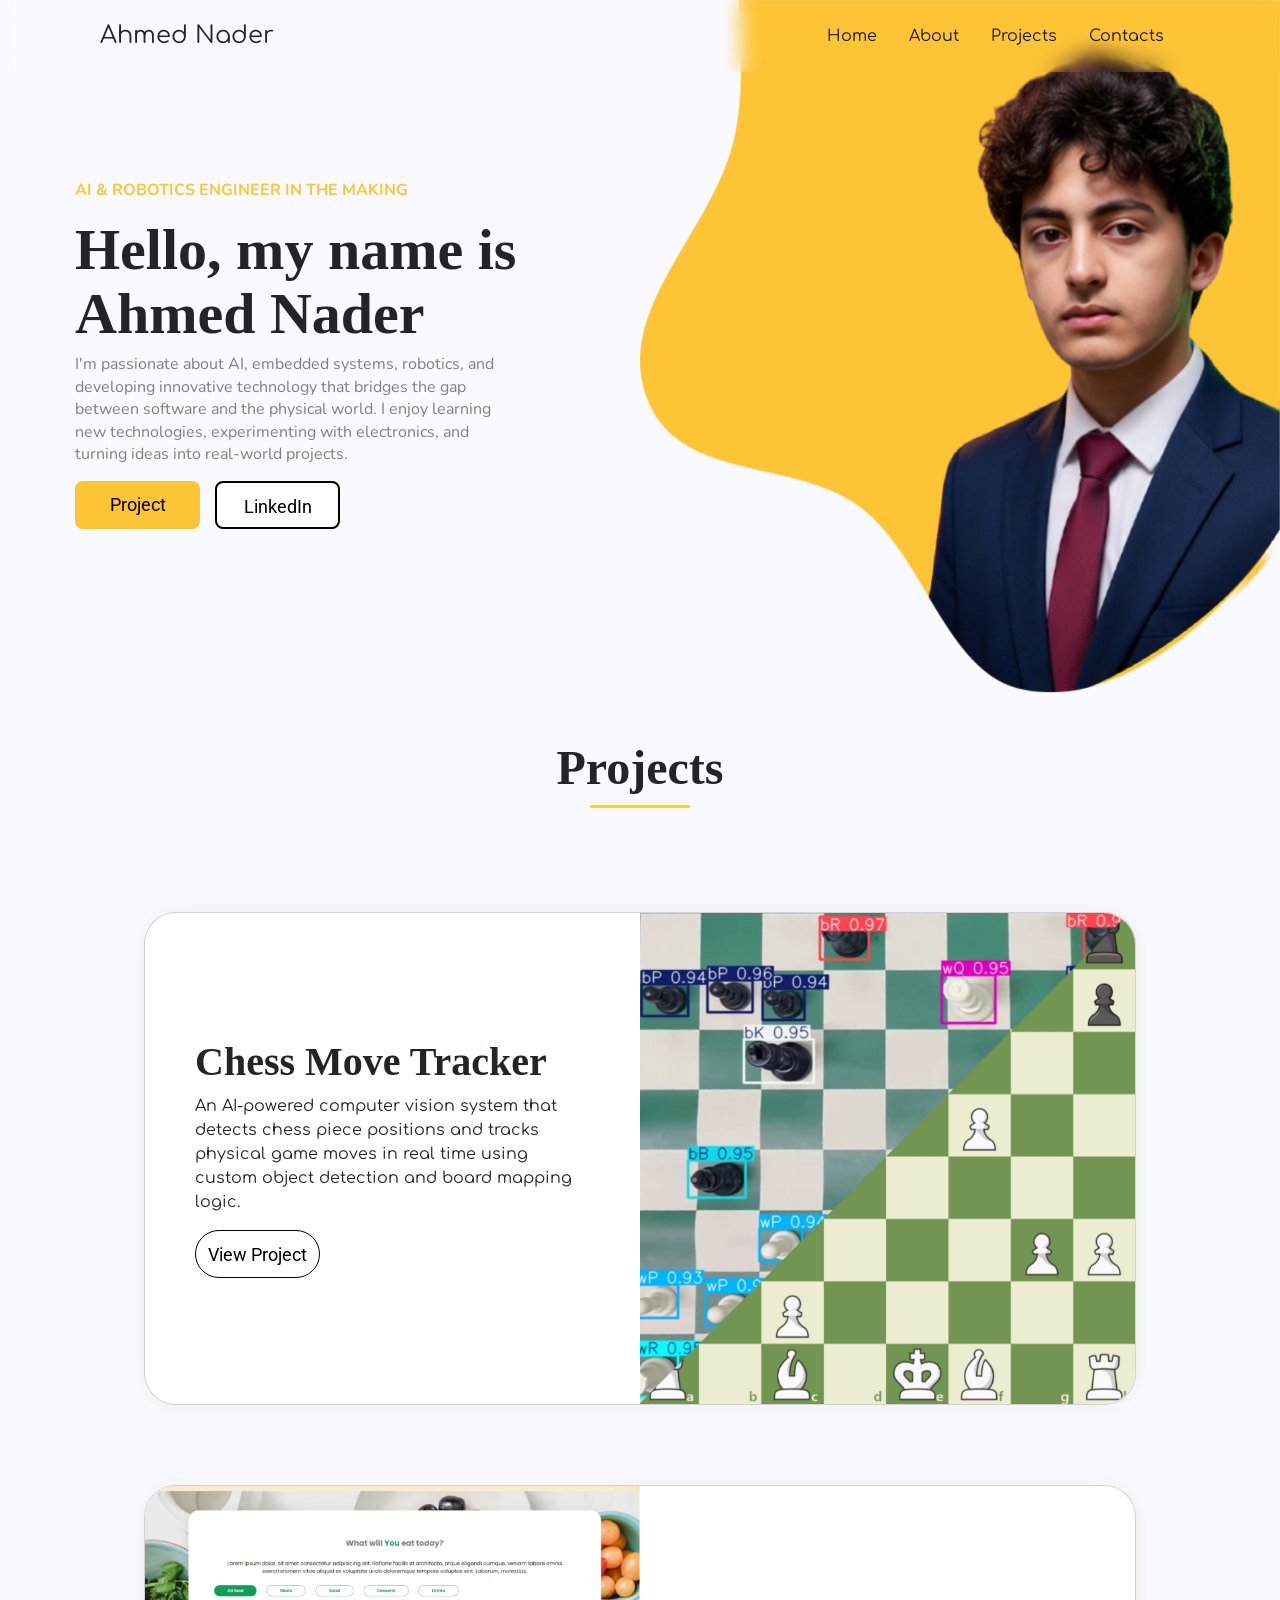
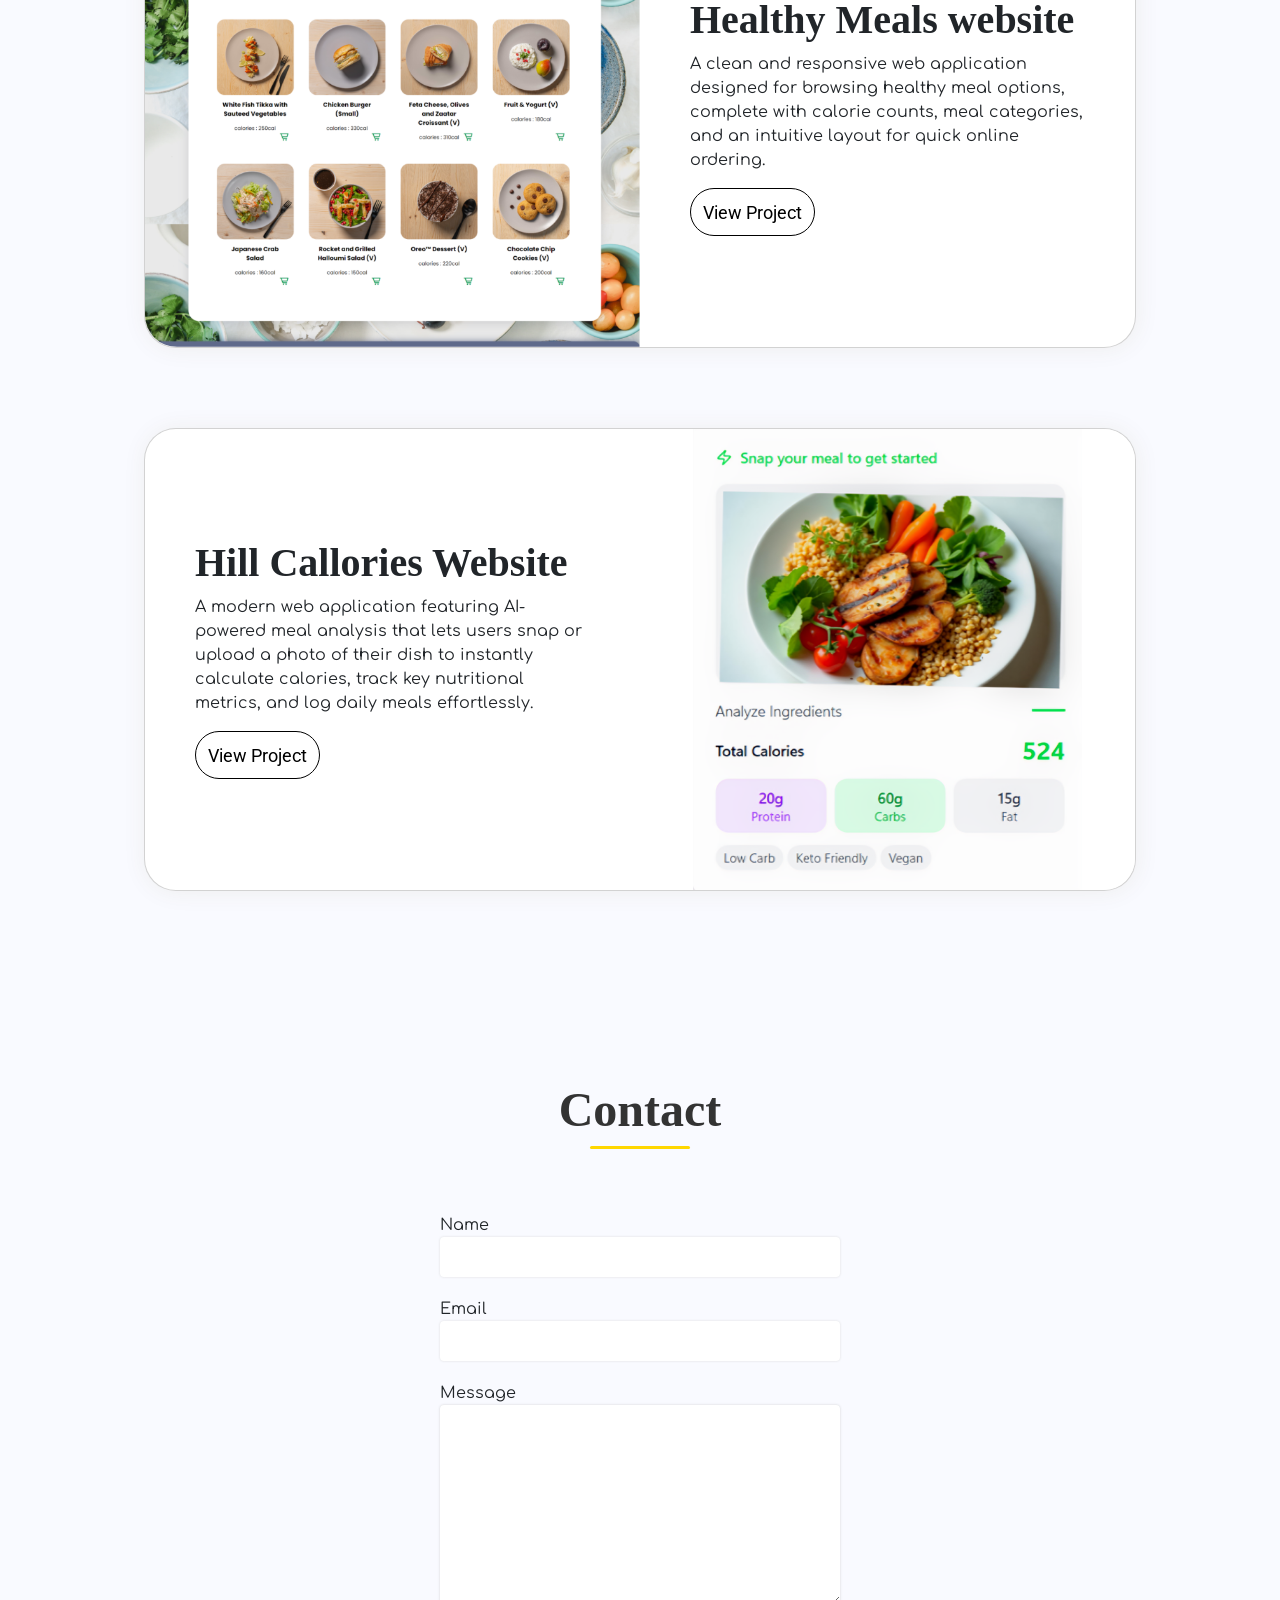
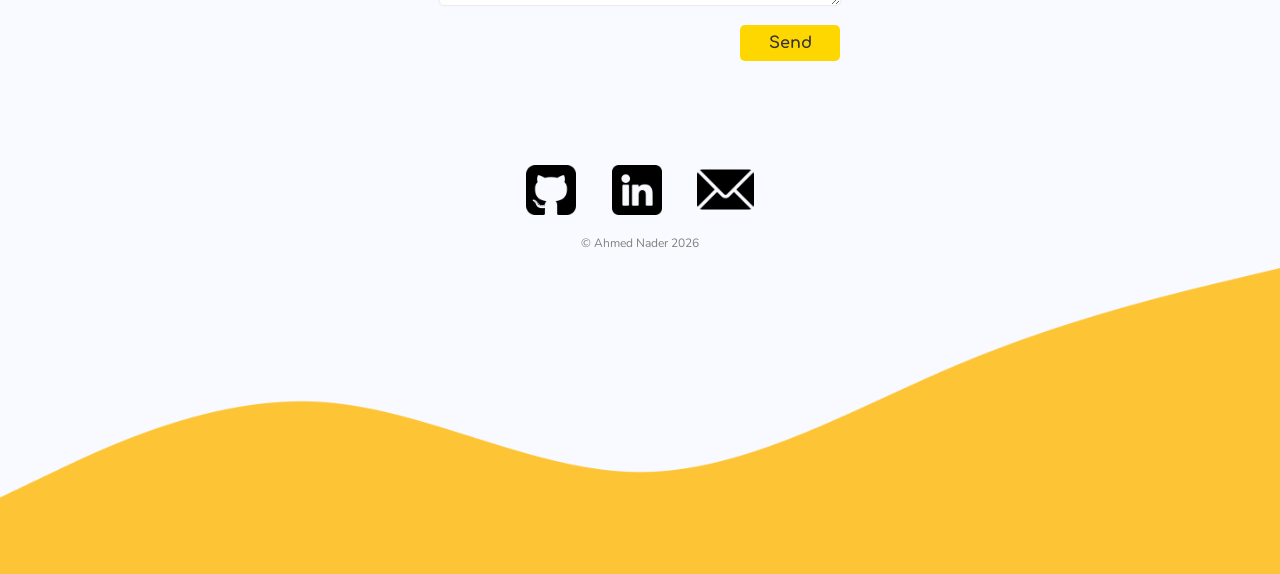
<file: homepage/index.html>
<!DOCTYPE html>

<html lang="en">
    <head>
        <link href="https://cdn.jsdelivr.net/npm/bootstrap@5.0.2/dist/css/bootstrap.min.css" rel="stylesheet" integrity="sha384-EVSTQN3/azprG1Anm3QDgpJLIm9Nao0Yz1ztcQTwFspd3yD65VohhpuuCOmLASjC" crossorigin="anonymous">
        <script src="https://cdn.jsdelivr.net/npm/bootstrap@5.0.2/dist/js/bootstrap.bundle.min.js" integrity="sha384-MrcW6ZMFYlzcLA8Nl+NtUVF0sA7MsXsP1UyJoMp4YLEuNSfAP+JcXn/tWtIaxVXM" crossorigin="anonymous"></script>
        <link href="styles.css" rel="stylesheet">
        <link rel="preconnect" href="https://fonts.googleapis.com">
        <link rel="preconnect" href="https://fonts.gstatic.com" crossorigin>
        <link href="https://fonts.googleapis.com/css2?family=Comfortaa:wght@300..700&display=swap" rel="stylesheet">
        <link href="https://fonts.googleapis.com/css2?family=Nunito:ital,wght@0,200..1000;1,200..1000&family=Roboto:ital,wght@0,100..900;1,100..900&display=swap" rel="stylesheet">
        <title>Ahmed Nader</title>
        <link rel="icon" type="image/x-icon" href="imgs/favicon.png">
    </head>
    <body>
        <main>

            <div class="container">
                <header class="d-flex flex-wrap justify-content py-3 mb-4 navbar-expand-lg fixed-top" >
                    <a href="#" class="d-flex align-items-center  text-dark text-decoration-none">
                        <span class="fs-4">Ahmed Nader</span>
                    </a>

                    <ul class="nav nav-pills">
                        <li class="nav-item"><a href="#" class="nav-link" aria-current="page">Home</a></li>
                        <li class="nav-item"><a href="about.html" class="nav-link">About</a></li>
                        <li class="nav-item"><a href="#project" class="nav-link">Projects</a></li>
                        <li class="nav-item"><a href="contact.html" class="nav-link">Contacts</a></li>
                    </ul>
                </header>
            </div>
            <div class="hero">
                <div class="hero-text">
                    <p class= "tx">AI & Robotics Engineer in the Making </p>
                    <h1>Hello,  my name is <span class="highlight">Ahmed Nader</span></h1>
                    <p class="paragraph">I'm passionate about AI, embedded systems, robotics, and developing innovative technology that bridges the gap between software and the physical world.
                        I enjoy learning new technologies, experimenting with electronics, and turning ideas into real-world projects.
                    </p>
                    <div class="btns">
                        <a href="project.html" class="btn btn-primary btn-lg but1" role="button">Project</a>
                        <a href="https://www.linkedin.com/in/ahmed-nader-4a1653325" target="_blank" class="btn btn-outline but2" role="button">LinkedIn</a>
                    </div>
                </div>
                <div class="hero-image">
                    <img id="hp_img" src="imgs/image1 (5).png" alt="My Image">
                </div>
            </div>
            <div id="project">
                <h1>Projects</h1>
                <div class="line"></div>
                <div class="card">
                    <div class="project_txt">
                        <h2>Chess Move Tracker</h2>
                        <p>An AI-powered computer vision system that detects chess piece positions and tracks physical game moves in real time using custom object detection and board mapping logic.</p>
                        <div class="p_btns">
                            <a href="https://github.com/Ahmed-Nader64/Computer-Vision-Chess-Move-Tracker-v0" target="_blank" class="btn btn-outline but2" role="button">View Project</a>
                        </div>
                    </div>
                    <div class="p-img">
                        <img class="img_right" src="imgs/Pixel.png">
                    </div>
                </div>

                <div class="card">
                    <div class="p-img">
                        <img class="img_left" src="imgs/p2.png">
                    </div>
                    <div class="project_txt">
                        <h2>Healthy Meals website</h2>
                        <p>A clean and responsive web application designed for browsing healthy meal options, complete with calorie counts, meal categories, and an intuitive layout for quick online ordering.</p>
                        <div class="p_btns">
                            <a href="https://github.com/Ahmed-Nader64/KC-FinalProject" target="_blank" class="btn btn-outline but2" role="button">View Project</a>
                        </div>
                    </div>
                </div>

                <div class="card">
                    <div class="project_txt">
                        <h2>Hill Callories Website</h2>
                        <p>A modern web application featuring AI-powered meal analysis that lets users snap or upload a photo of their dish to instantly calculate calories, track key nutritional metrics, and log daily meals effortlessly.</p>
                        <div class="p_btns">
                            <a href=https://github.com/Ahmed-Nader64/Hill-Callories-app-2.1" target="_blank" class="btn btn-outline but2" role="button">View Project</a>
                                                                                                                                                       </div>
                                                                                                                                                       </div>
                                                                                                                                                       <div class="p-img">
                                                                     <img class="img_right" src="imgs/p3.png">
                                                                                               </div>
                                                                                               </div>
                                                                                               </div>
                                                                                               </main>
                                                                                               <div class='contact'>
                                                                                               <h1>Contact</h1>
                                                                                               <div class="line"></div>
                                                            <form action="https://formspree.io/f/mbgrrzvg" method="POST">
                                                                                                       <label for="name">Name</label>
                                                                <input type="text" id="name" name="name" required>

                                                                                       <label for="email">Email</label>
                                                                 <input type="email" id="email" name="email" required>

                                                                                          <label for="message">Message</label>
                                                                   <textarea id="message" name="message" required></textarea>

                                                                                    <button type="submit">Send</button>

                                                                    </form>
                                                                    </div>

                                                                    <footer>
                                                                    <div class="links">
                                                             <div class="gbox">
                                                                <a href="https://github.com/Ahmed-Nader64"><img src="imgs/github-sign.png"></a>
                                                                                                                             <a class="github_color" href="https://github.com/Ahmed-Nader64"><img src="imgs/github-sign (1).png"></a>
                                                                                                                                                      </div>
                                                                                                                                                      <div class="lbox">
                                                                <a href="https://www.linkedin.com/in/ahmed-nader-4a1653325"><img src="imgs/linkedin.png"></a>
                                                                                                                                           <a class="linkedin_color" href="https://www.linkedin.com/in/ahmed-nader-4a1653325"><img src="imgs/linkedin (1).png"></a>
                                                                                                                                                                      </div>
                                                                                                                                                                      <div class="ebox">
                                                                <a href="https://www.linkedin.com/in/ahmed-nader-4a1653325"><img src="imgs/email (1).png"></a>
                                                                                                                                            <a class="email_color" href="https://www.linkedin.com/in/ahmed-nader-4a1653325"><img src="imgs/email.png"></a>
                                                                                                                                                            </div>
                                                                                                                                                            <!-- <img src=""> -->
                                                                   </div>
                                                                   <div class="copy">
                                                            <p>&copy; Ahmed Nader 2026</p>
                                                            </div>
                                                            </footer>
                                                            <img class="vector" src="imgs/Vector.png">

                                                                                <script src="main.js"></script>
                                                            </body>
                                                            </html>
</file>
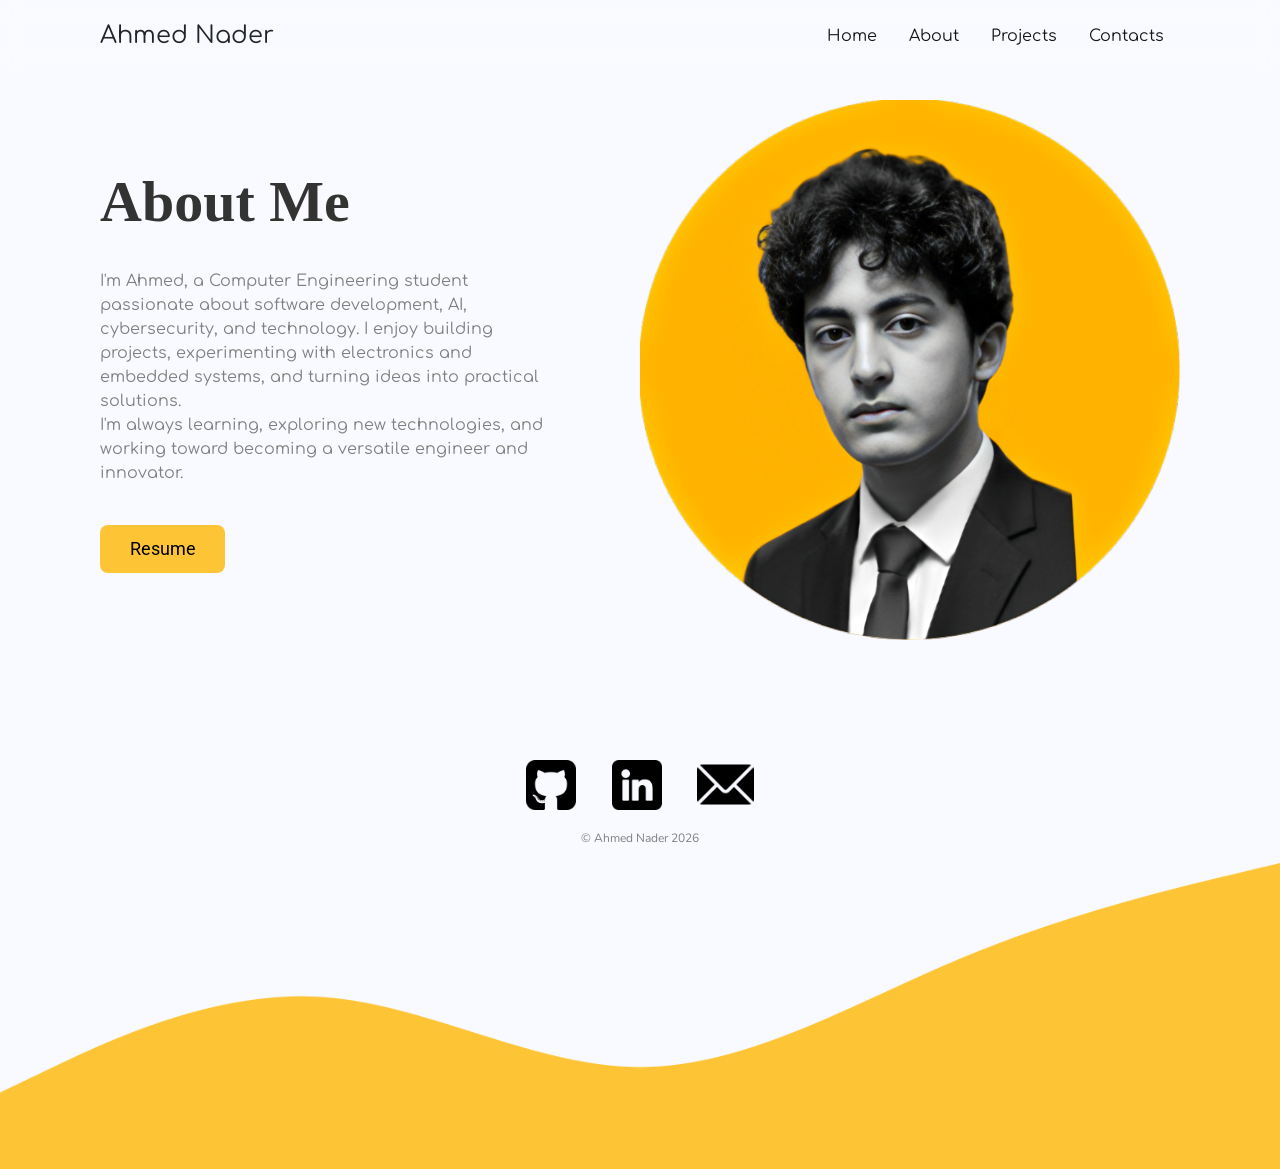
<file: homepage/about.html>
<!DOCTYPE html>

<html lang="en">
    <head>
        <link href="https://cdn.jsdelivr.net/npm/bootstrap@5.0.2/dist/css/bootstrap.min.css" rel="stylesheet" integrity="sha384-EVSTQN3/azprG1Anm3QDgpJLIm9Nao0Yz1ztcQTwFspd3yD65VohhpuuCOmLASjC" crossorigin="anonymous">
        <script src="https://cdn.jsdelivr.net/npm/bootstrap@5.0.2/dist/js/bootstrap.bundle.min.js" integrity="sha384-MrcW6ZMFYlzcLA8Nl+NtUVF0sA7MsXsP1UyJoMp4YLEuNSfAP+JcXn/tWtIaxVXM" crossorigin="anonymous"></script>
        <link href="styles.css" rel="stylesheet">
        <link rel="preconnect" href="https://fonts.googleapis.com">
        <link rel="preconnect" href="https://fonts.gstatic.com" crossorigin>
        <link href="https://fonts.googleapis.com/css2?family=Comfortaa:wght@300..700&display=swap" rel="stylesheet">
        <link href="https://fonts.googleapis.com/css2?family=Nunito:ital,wght@0,200..1000;1,200..1000&family=Roboto:ital,wght@0,100..900;1,100..900&display=swap" rel="stylesheet">
        <title>Ahmed Nader</title>
    </head>
    <body>
        <div class="container">
            <header class="d-flex flex-wrap justify-content py-3 mb-4 navbar-expand-lg fixed-top" >
                <a href="index.html" class="d-flex align-items-center  text-dark text-decoration-none">
                    <span class="fs-4">Ahmed Nader</span>
                </a>

                <ul class="nav nav-pills">
                    <li class="nav-item"><a href="index.html" class="nav-link" aria-current="page">Home</a></li>
                    <li class="nav-item"><a href="about.html" class="nav-link">About</a></li>
                    <li class="nav-item"><a href="project.html" class="nav-link">Projects</a></li>
                    <li class="nav-item"><a href="contact.html" class="nav-link">Contacts</a></li>
                </ul>
            </header>
        </div>
        <div class="about">
            <div class="txt">
                <h1>About Me</h1>
                <p>I'm Ahmed, a Computer Engineering student passionate about software development, AI, cybersecurity, and technology. I enjoy building projects, experimenting with electronics and embedded systems, and turning ideas into practical solutions.<br>I'm always learning, exploring new technologies, and working toward becoming a versatile engineer and innovator.</p>
                <a target="__blank" href="res/resume.pdf">Resume</a>
            </div>
            <div class="imgs">
                <img src="imgs/image(4).png">
            </div>
        </div>

        <footer>
            <div class="links">
                <div class="gbox">
                    <a href="https://github.com/Ahmed-Nader64"><img src="imgs/github-sign.png"></a>
                    <a class="github_color" href="https://github.com/Ahmed-Nader64"><img src="imgs/github-sign (1).png"></a>
                </div>
                <div class="lbox">
                    <a href="https://www.linkedin.com/in/ahmed-nader-4a1653325"><img src="imgs/linkedin.png"></a>
                    <a class="linkedin_color" href="https://www.linkedin.com/in/ahmed-nader-4a1653325"><img src="imgs/linkedin (1).png"></a>
                </div>
                <div class="ebox">
                    <a href="https://www.linkedin.com/in/ahmed-nader-4a1653325"><img src="imgs/email (1).png"></a>
                    <a class="email_color" href="https://www.linkedin.com/in/ahmed-nader-4a1653325"><img src="imgs/email.png"></a>
                </div>
                    <!-- <img src=""> -->
            </div>
            <div class="copy">
                <p>&copy; Ahmed Nader 2026</p>
            </div>
        </footer>
        <img class="vector" src="imgs/Vector.png">

        <script src="main.js"></script>
    </body>
</html>
</file>
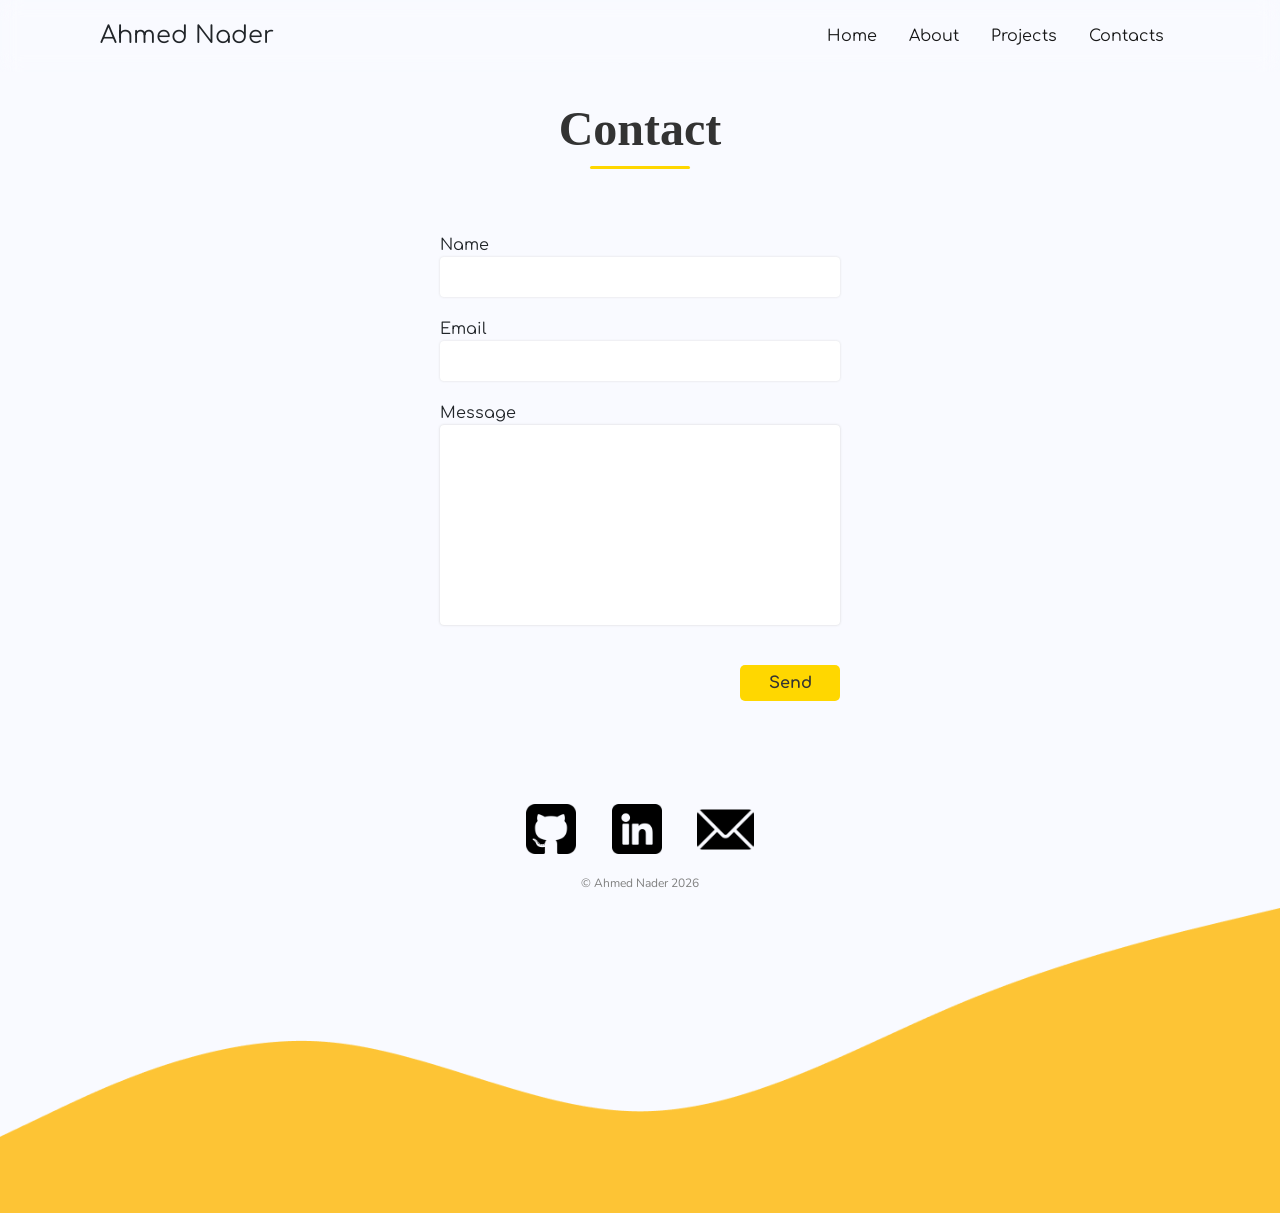
<file: homepage/contact.html>
<!DOCTYPE html>

<html lang="en">
    <head>
        <link href="https://cdn.jsdelivr.net/npm/bootstrap@5.0.2/dist/css/bootstrap.min.css" rel="stylesheet" integrity="sha384-EVSTQN3/azprG1Anm3QDgpJLIm9Nao0Yz1ztcQTwFspd3yD65VohhpuuCOmLASjC" crossorigin="anonymous">
        <script src="https://cdn.jsdelivr.net/npm/bootstrap@5.0.2/dist/js/bootstrap.bundle.min.js" integrity="sha384-MrcW6ZMFYlzcLA8Nl+NtUVF0sA7MsXsP1UyJoMp4YLEuNSfAP+JcXn/tWtIaxVXM" crossorigin="anonymous"></script>
        <link href="styles.css" rel="stylesheet">
        <link rel="preconnect" href="https://fonts.googleapis.com">
        <link rel="preconnect" href="https://fonts.gstatic.com" crossorigin>
        <link href="https://fonts.googleapis.com/css2?family=Comfortaa:wght@300..700&display=swap" rel="stylesheet">
        <link href="https://fonts.googleapis.com/css2?family=Nunito:ital,wght@0,200..1000;1,200..1000&family=Roboto:ital,wght@0,100..900;1,100..900&display=swap" rel="stylesheet">
        <title>Ahmed Nader</title>
    </head>
    <body>
        <header class="d-flex flex-wrap justify-content py-3 mb-4 navbar-expand-lg fixed-top" >
            <a href="index.html" class="d-flex align-items-center  text-dark text-decoration-none">
                <span class="fs-4">Ahmed Nader</span>
            </a>

            <ul class="nav nav-pills">
                <li class="nav-item"><a href="index.html" class="nav-link" aria-current="page">Home</a></li>
                <li class="nav-item"><a href="about.html" class="nav-link">About</a></li>
                <li class="nav-item"><a href="project.html" class="nav-link">Projects</a></li>
                <li class="nav-item"><a href="contact.html" class="nav-link">Contacts</a></li>
            </ul>
        </header>
        <div class='contact'>
            <h1>Contact</h1>
            <div class="line"></div>
            <form action="https://formspree.io/f/mbgrrzvg" method="POST">
                <label for="name">Name</label>
                <input type="text" id="name" name="name" required>

                <label for="email">Email</label>
                <input type="email" id="email" name="email" required>

                <label for="message">Message</label>
                <input id= "message" type="text" name="message" required></textarea>

            <button type="submit">Send</button>

        </form>
    </div>

    <footer>
        <div class="links">
            <div class="gbox">
                <a href="https://github.com/Ahmed-Nader64"><img src="imgs/github-sign.png"></a>
                <a class="github_color" href="https://github.com/Ahmed-Nader64"><img src="imgs/github-sign (1).png"></a>
            </div>
            <div class="lbox">
                <a href="https://www.linkedin.com/in/ahmed-nader-4a1653325"><img src="imgs/linkedin.png"></a>
                <a class="linkedin_color" href="https://www.linkedin.com/in/ahmed-nader-4a1653325"><img src="imgs/linkedin (1).png"></a>
            </div>
            <div class="ebox">
                <a href="https://www.linkedin.com/in/ahmed-nader-4a1653325"><img src="imgs/email (1).png"></a>
                <a class="email_color" href="https://www.linkedin.com/in/ahmed-nader-4a1653325"><img src="imgs/email.png"></a>
            </div>
                    <!-- <img src=""> -->
        </div>
        <div class="copy">
            <p>&copy; Ahmed Nader 2026</p>
        </div>
    </footer>
    <img class="vector" src="imgs/Vector.png">

    <script src="main.js"></script>
</body>
</html>
</file>
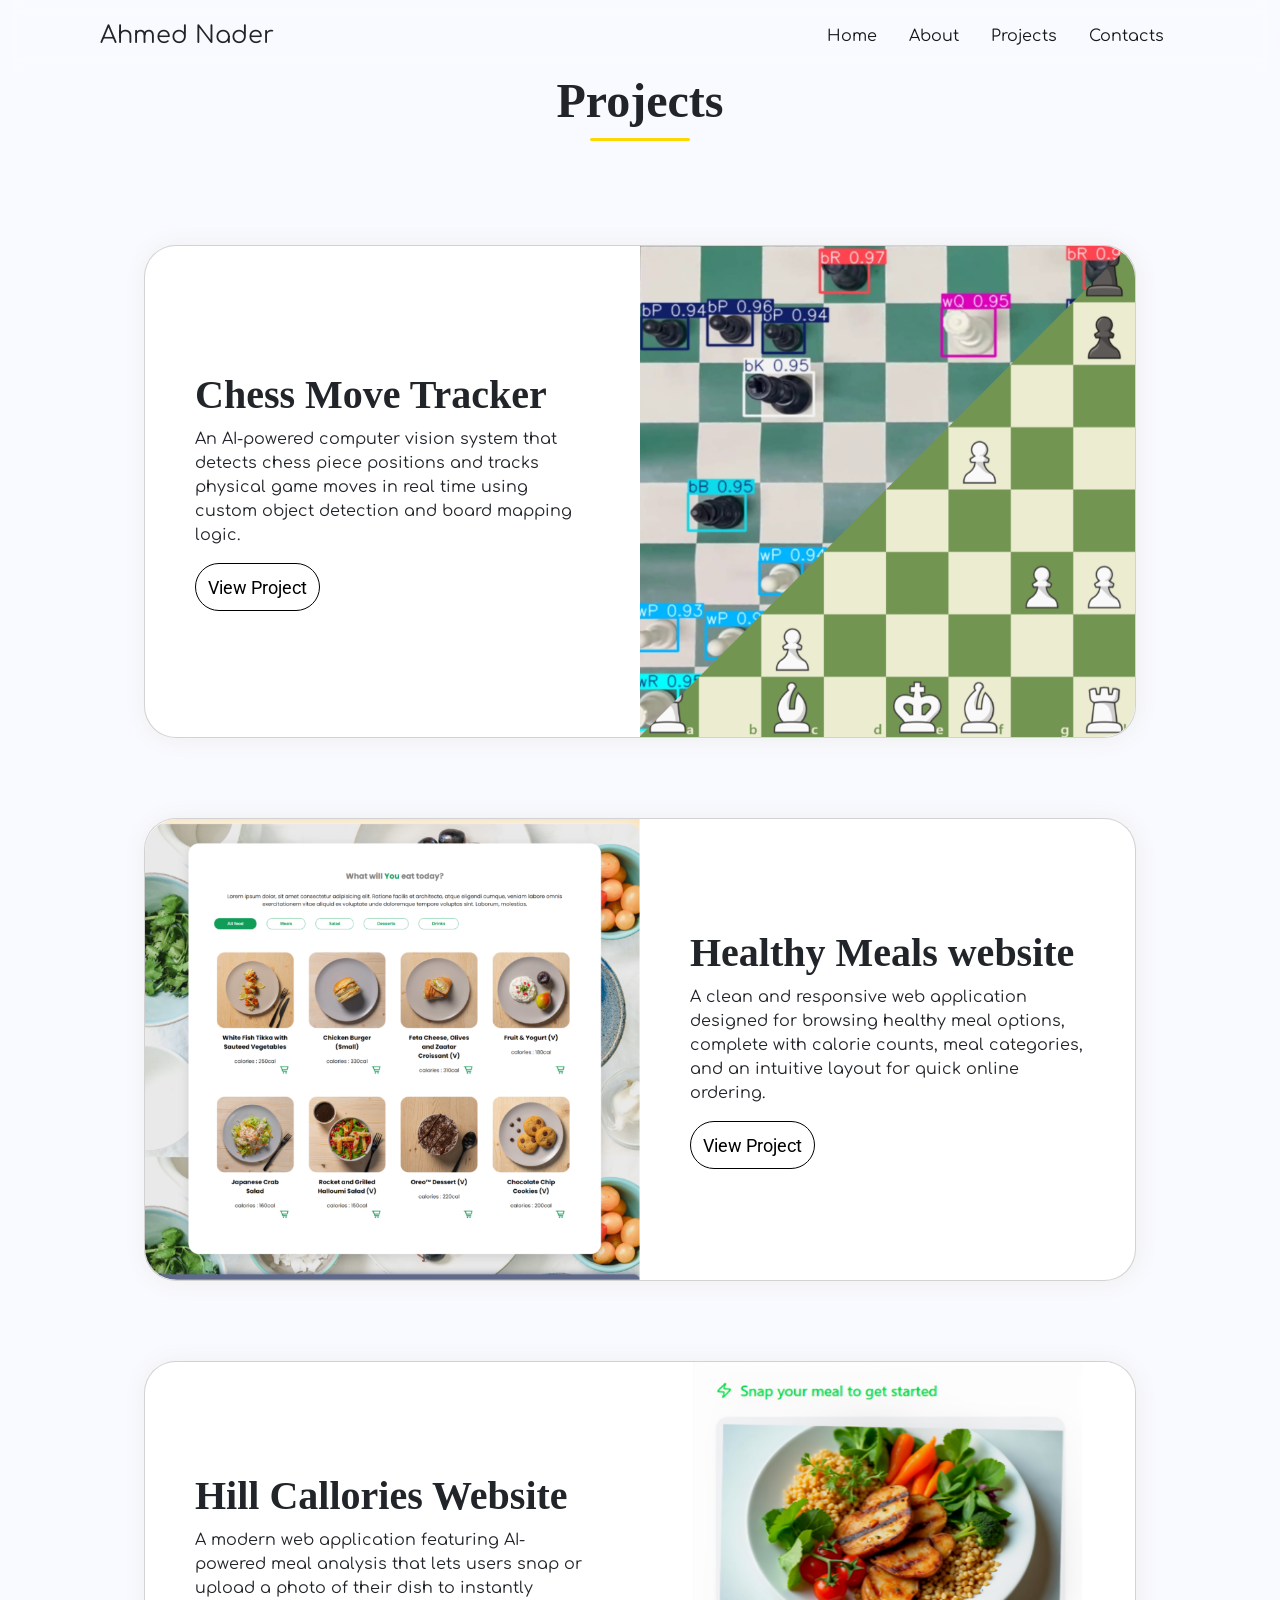
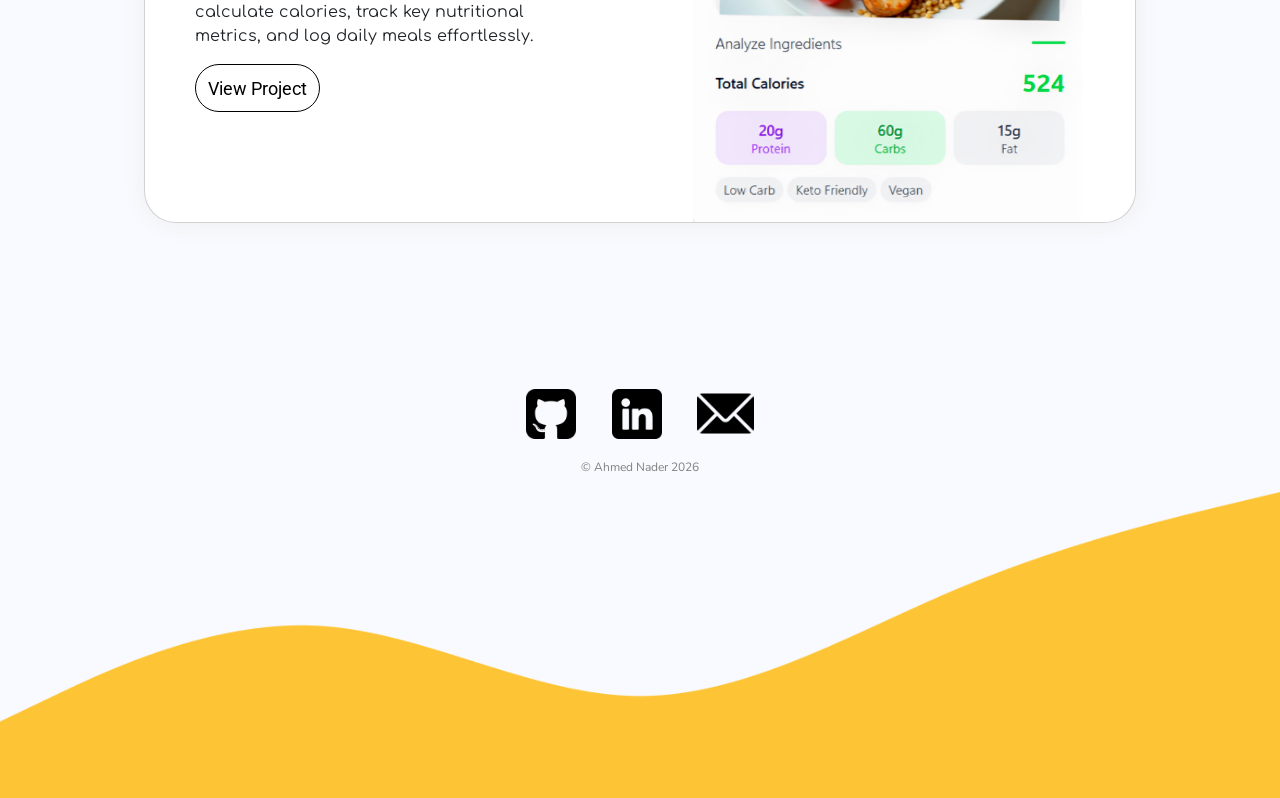
<file: homepage/project.html>
<!DOCTYPE html>

<html lang="en">
    <head>
        <link href="https://cdn.jsdelivr.net/npm/bootstrap@5.0.2/dist/css/bootstrap.min.css" rel="stylesheet" integrity="sha384-EVSTQN3/azprG1Anm3QDgpJLIm9Nao0Yz1ztcQTwFspd3yD65VohhpuuCOmLASjC" crossorigin="anonymous">
        <script src="https://cdn.jsdelivr.net/npm/bootstrap@5.0.2/dist/js/bootstrap.bundle.min.js" integrity="sha384-MrcW6ZMFYlzcLA8Nl+NtUVF0sA7MsXsP1UyJoMp4YLEuNSfAP+JcXn/tWtIaxVXM" crossorigin="anonymous"></script>
        <link href="styles.css" rel="stylesheet">
        <link rel="preconnect" href="https://fonts.googleapis.com">
        <link rel="preconnect" href="https://fonts.gstatic.com" crossorigin>
        <link href="https://fonts.googleapis.com/css2?family=Comfortaa:wght@300..700&display=swap" rel="stylesheet">
        <link href="https://fonts.googleapis.com/css2?family=Nunito:ital,wght@0,200..1000;1,200..1000&family=Roboto:ital,wght@0,100..900;1,100..900&display=swap" rel="stylesheet">
        <title>Ahmed Nader</title>
    </head>
    <body>
        <header class="d-flex flex-wrap justify-content py-3 mb-4 navbar-expand-lg fixed-top" >
            <a href="index.html" class="d-flex align-items-center  text-dark text-decoration-none">
                <span class="fs-4">Ahmed Nader</span>
            </a>

            <ul class="nav nav-pills">
                <li class="nav-item"><a href="index.html" class="nav-link" aria-current="page">Home</a></li>
                <li class="nav-item"><a href="about.html" class="nav-link">About</a></li>
                <li class="nav-item"><a href="project.html" class="nav-link">Projects</a></li>
                <li class="nav-item"><a href="contact.html" class="nav-link">Contacts</a></li>
            </ul>
        </header>
        <div class="project_containter">
            <div id="project">
                <h1>Projects</h1>
                <div class="line"></div>
                <div class="card">
                    <div class="project_txt">
                        <h2>Chess Move Tracker</h2>
                        <p>An AI-powered computer vision system that detects chess piece positions and tracks physical game moves in real time using custom object detection and board mapping logic.</p>
                        <div class="p_btns">
                            <a href="https://github.com/Ahmed-Nader64/Computer-Vision-Chess-Move-Tracker-v0" target="_blank" class="btn btn-outline but2" role="button">View Project</a>
                        </div>
                    </div>
                    <div class="p-img">
                        <img class="img_right" src="imgs/Pixel.png">
                    </div>
                </div>

                <div class="card">
                    <div class="p-img">
                        <img class="img_left" src="imgs/p2.png">
                    </div>
                    <div class="project_txt">
                        <h2>Healthy Meals website</h2>
                        <p>A clean and responsive web application designed for browsing healthy meal options, complete with calorie counts, meal categories, and an intuitive layout for quick online ordering.</p>
                        <div class="p_btns">
                            <a href="https://github.com/Ahmed-Nader64/KC-FinalProject" target="_blank" class="btn btn-outline but2" role="button">View Project</a>
                        </div>
                    </div>
                </div>

                <div class="card">
                    <div class="project_txt">
                        <h2>Hill Callories Website</h2>
                        <p>A modern web application featuring AI-powered meal analysis that lets users snap or upload a photo of their dish to instantly calculate calories, track key nutritional metrics, and log daily meals effortlessly.</p>
                        <div class="p_btns">
                            <a href=https://github.com/Ahmed-Nader64/Hill-Callories-app-2.1" target="_blank" class="btn btn-outline but2" role="button">View Project</a>
                                                                                                                                                       </div>
                                                                                                                                                       </div>
                                                                                                                                                       <div class="p-img">
                                                                     <img class="img_right" src="imgs/p3.png">
                                                                                               </div>
                                                                                               </div>
                                                                                               </div>
                                                                                               </div>
                                                                                               <footer>
                                                                                               <div class="links">
                                                             <div class="gbox">
                                                                <a href="https://github.com/Ahmed-Nader64"><img src="imgs/github-sign.png"></a>
                                                                                                                             <a class="github_color" href="https://github.com/Ahmed-Nader64"><img src="imgs/github-sign (1).png"></a>
                                                                                                                                                      </div>
                                                                                                                                                      <div class="lbox">
                                                                <a href="https://www.linkedin.com/in/ahmed-nader-4a1653325"><img src="imgs/linkedin.png"></a>
                                                                                                                                           <a class="linkedin_color" href="https://www.linkedin.com/in/ahmed-nader-4a1653325"><img src="imgs/linkedin (1).png"></a>
                                                                                                                                                                      </div>
                                                                                                                                                                      <div class="ebox">
                                                                <a href="https://www.linkedin.com/in/ahmed-nader-4a1653325"><img src="imgs/email (1).png"></a>
                                                                                                                                            <a class="email_color" href="https://www.linkedin.com/in/ahmed-nader-4a1653325"><img src="imgs/email.png"></a>
                                                                                                                                                            </div>
                                                                                                                                                            <!-- <img src=""> -->
                                                                   </div>
                                                                   <div class="copy">
                                                            <p>&copy; Ahmed Nader 2026</p>
                                                            </div>
                                                            </footer>
                                                            <img class="vector" src="imgs/Vector.png">

                                                                                <script src="main.js"></script>
                                                            </body>
                                                            </html>
</file>
<file: homepage/styles.css>
body {
    font-family: "Comfortaa", sans-serif;
    background: #F9FAFF;
}

.mb-4 {
    display: block;
    margin-bottom: 0rem !important;
    width: 100%;
    justify-content: space-between;
    padding: 100px;
    /* border-radius: 20px; */
    background-color: rgba(255, 255, 255, 0.0);
    backdrop-filter: blur(10px);

}

.fs-4 {}

.nav-link {
    display: block;
    padding: .5rem 1rem;
    color: #171717;
    text-decoration: none;
    transition: color .15s ease-in-out, background-color .15s ease-in-out, border-color .15s ease-in-out;
}

.nav-pills .nav-link.active,
.nav-pills .show>.nav-link {
    color: black;
    background-color: #fcba03;
}

.hero {
    display: flex;
    align-items: center;
    justify-content: space-between;
    max-height: 100vh;
    widht: 100%;
}

.hero-image {
    width: 50%;
    height: 100%;
}

.hero-image img {
    width: 100%;
    hight: 100%;
    object-fit: contain;
}


.hero-text {
    width: 50%;
    padding: 75px 0px 75px 75px;
    box-sizing: border-box;
}


.tx {
    color: #FDC435;
    text-decoration: none;
    font-family: "Nunito", sans-serif;
    font-weight: bold;
    font-size: 1rem;
    text-transform: uppercase;
}

.hero h1 {
    font-family: none;
    font-size: 58px !important;
    font-weight: bold;
    line-height: 1.1;
    max-width: 450px;

}

.paragraph {
    font-size: 1rem;
    line-height: 1.4;
    font-family: "Nunito", sans-serif;
    width: 75%;
    color: gray;
}

.btns {}

.but1 {
    font-size: 18px;
    border-radius: 8px;
    border: 0;
    background-color: #FDC435;
    color: black;
    text-decoration: none;
    font-family: "Roboto", sans-serif;
    font-weight: medium;
    padding: 10px;
    width: 125px;
    height: 48px;
    text-align: center;
    margin-right: 10px;
}

.but1:hover {
    background-color: black;
    color: #FDC435;
}


.but2 {
    font-size: 18px;
    border: 2px solid black;
    border-radius: 8px;
    background-color: white;
    color: black;
    text-decoration: none;
    font-family: "Roboto", sans-serif;
    font-weight: medium;
    padding: 10px;
    width: 125px;
    height: 48px;
}

.but2:hover {
    background-color: black;
    color: white;
}

#project {
    /* min-height: 100vh; */
    margin-top: 2rem;
    width: 100%;
    display: flex;
    align-items: center;
    flex-direction: column;
    padding: 0px 100px 50px 100px;
}

/* #project h1{
    padding-bottom: 0.5rem;
    border-bottom: 4px solid gold;
    border-radius: 1px;
} */

#project h1 {
    position: relative;
    font-family: initial;
    font-weight: bold;
    font-size: 3rem;
}

/* #project h1::after {
    content: "";
    position: absolute;
    width: 50%;
    height: 3px;
    background: gold;
    bottom: -15px;
    left: 2.5rem;
    border-radius: 1.5px;
} */

.card {
    display: flex;
    flex-direction: row;
    border-radius: 2rem;
    max-width: 992px;
    max-height: 524px;
    margin: 2.5rem auto;
    box-shadow: 1px 1px 25px #eee;
}

.project_txt {
    width: 50%;
    padding: 50px;
    box-sizing: border-box;
    display: flex;
    flex-direction: column;
    justify-content: center;
    line-height: 1.5;
}

#project h2 {
    font-family: initial;
    font-weight: bold;
    font-size: 2.5rem;
}


.project_txt a {
    border-radius: 24px;
    border: 1px solid black;
    display: absolute;
}

.project_txt a:hover,
.project a:focus {
    /* background: #333 !important;
    color: whitesmoke !important; */
}

.p-img {
    width: 50%;
    height: 100%;
}

#project .img_right {
    width: 100%;
    height: 100%;
    border-radius: 0rem 2rem 2rem 0rem;
}

#project .img_left {
    width: 100%;
    height: 100%;
    border-radius: 2rem 0rem 0rem 2rem;
}

footer {
    display: flex;
    flex-direction: column;
    justify-content: center;
    margin: 0rem auto;
    margin-bottom: 0rem;
}

footer .links {
    width: 300px;
    margin: 0rem auto;
    display: flex;
    justify-content: space-evenly;
    align-items: center;
}


footer p {
    color: gray;
    margin-top: 1rem;
    font-family: "Nunito", sans-serif;
    font-size: 0.75rem;
    text-align: center;
}

.about {
    width: 100%;
    height: 100%;
    padding: 100px;
    display: flex;
    flex-direction: row;
    align-item: center;
    margin-bottom: 1rem;
}

.about .txt {
    width: 50%;
    display: flex;
    flex-direction: column;
    justify-content: center;
    padding: 0 6rem 0rem 0rem;
}

.about .imgs {
    width: 50%;
    margin: auto 0;
}

.imgs img {
    width: 100%;
    height: 100%;
    display: flex;
    align-items: center;
}

.about h1 {
    font-family: initial;
    font-size: 58px;
    font-weight: bold;
    color: #333;
}

.about p {
    padding: 1.5rem 0;
    color: gray;
}

.about a {
    font-size: 18px;
    border-radius: 8px;
    color: #333;
    border: 0;
    background-color: #FDC435;
    color: black;
    text-decoration: none;
    font-family: "Roboto", sans-serif;
    font-weight: medium;
    padding: 10px;
    width: 125px;
    height: 48px;
    text-align: center;
}

.about a:hover,
.about a:focus {
    background: #222;
    color: gold;
}

.contact {
    padding: 100px;
    /* min-height: 100vh; */
    width: 100%;
    display: flex;
    flex-direction: column;
    justify-content: center;
    align-items: center;
}

.contact h1 {
    font-family: initial;
    font-weight: bold;
    font-size: 3rem;
    color: #333;
}

.line {
    width: 100px;
    height: 3px;
    background: gold;
    top: 18%;
    left: 47%;
    border-radius: 1.5px;
    margin-bottom: 4rem;
}

.contact form {
    display: flex;
    flex-direction: column;
}

.contact label {
    margin-bottom: 0px;
}

.contact input {
    border-radius: 4px;
    height: 40px;
    color: gray;
    background-color: white;
    margin-bottom: 20px;
    text-indent: 0.2rem;
    border: none;
    /* border: 1px solid lightgray; */
    box-shadow: 0px 0px 2.5px #ddd;
}

form #message {
    width: 400px;
    height: 200px;
    border-radius: 4px;
    text-indent: 0.2rem;
    background-color: white;
    text-indent: 0.2rem;
    border: none;
    /* border: 1px solid lightgray; */
    box-shadow: 0px 0px 2.5px lightgray;
}

.contact button {
    width: 100px;
    margin-top: 20px;
    margin-left: auto;
    background: gold;
    padding: 6px;
    border-radius: 5px;
    color: #333;
    border: none;
    font-weight: bolder;
}

.contact button:hover,
button:focus {
    background: #333;
    color: gold;
}

.vector {
    width: 100%;
}

.project_containter {
    margin: 72px 0px;
}

footer img {
    width: 50px;
    height: 50px;
}

.lbox {
    position: relative;
    max-width: 50px;
    max-height: 50px;
}

footer .linkedin_color {
    visibility: hidden;
    position: absolute;
    top: 0;
    left: 0;
}

.ebox {
    position: relative;
    max-width: 57px;
    max-height: 57px;
}

.email_color {
    position: absolute;
    top: 0;
    left: 0;
    visibility: hidden;
}

.ebox img {
    width: 57px;
    height: 57px;
}

.github_color {
    position: absolute;
    top: 0;
    left: 0;
    visibility: hidden;
    scale: 1.1;
}

.gbox {
    position: relative;
    max-width: 50px;
    max-height: 50px;
}

.gbox img {
    width: 50px;
    height: 50px;
}
</file>
